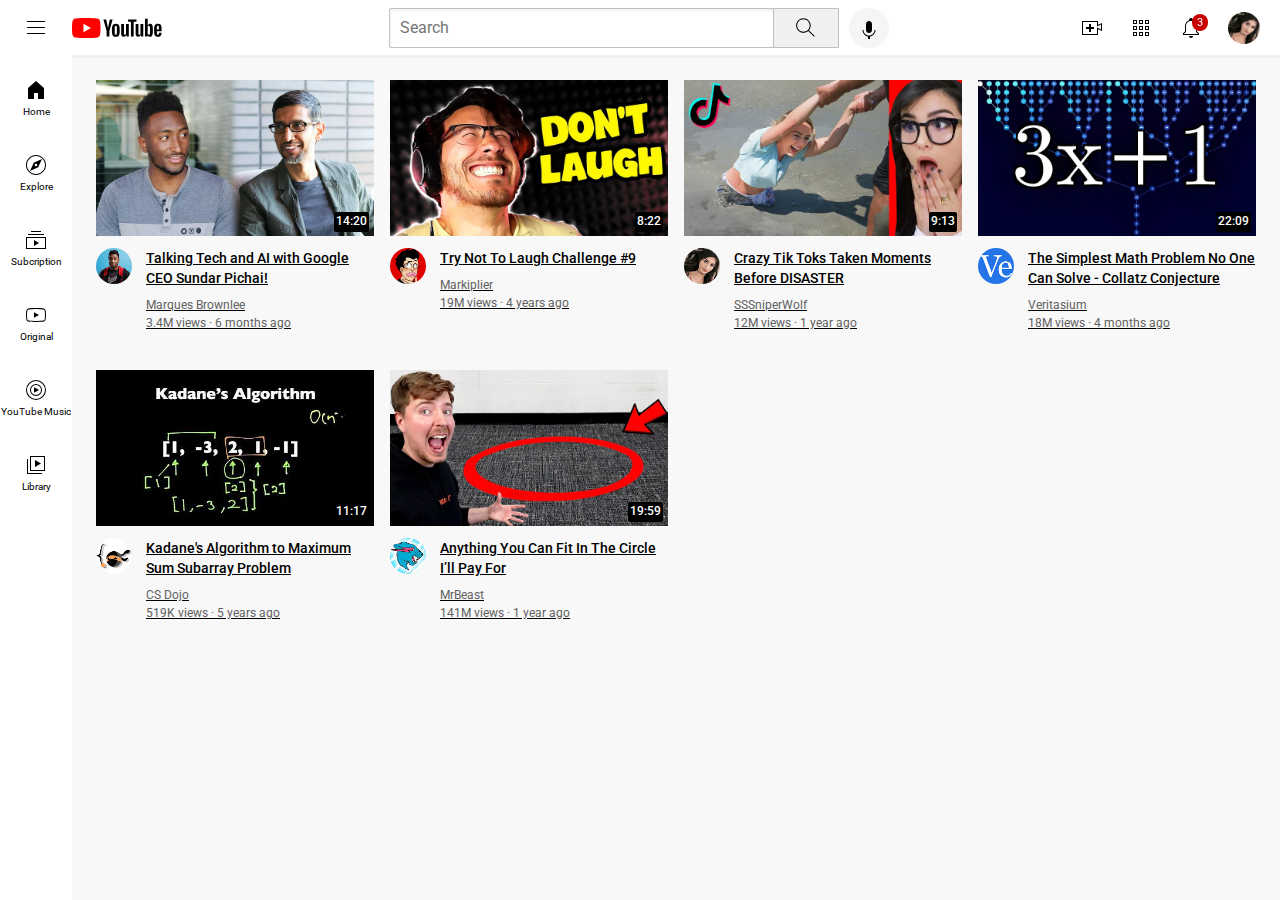
<file: index.html>
<!DOCTYPE html>
<html>
  <head>
    <title>YouTube.com Clone</title>

    <link rel="preconnect" href="https://fonts.googleapis.com">
    <link rel="preconnect" href="https://fonts.gstatic.com" crossorigin>
    <link href="https://fonts.googleapis.com/css2?family=Roboto:wght@400;500;700&display=swap" rel="stylesheet">

    <link rel="stylesheet" href="styles/general.css">
    <link rel="stylesheet" href="styles/header.css">
    <link rel="stylesheet" href="styles/video.css">
    <link rel="stylesheet" href="styles/sidebar.css">
    
    <!-- HELLO TRYING TO TYPE COMMENTS-->
  </head>
  <body>
    <div class="header">
      <div class="left-section">
        <img class="hamburger-menu" src="icons/hamburger-menu.svg">
        <img class="youtube-logo" src="icons/youtube-logo.svg">
      </div>
      <div class="middle-section">
        <input class="search-bar" type="text" placeholder="Search">
        <button class="search-button">
          <img class="search-icon" src="icons/search.svg">
          <div class="tooltip">Search</div>
        </button>
        <button class="voice-search-button">
          <img class="voice-search-icon" src="icons/voice-search-icon.svg">
          <div class="tooltip">Search wtih your voice</div>
        </button>
      </div>
      <div class="right-section">
        <div class="upload-icon-container">
          <img class="upload-icon" src="icons/upload.svg">
          <div class="tooltip">Create</div>
        </div>
        
        <img class="youtube-apps-icon" src="icons/youtube-apps.svg">
        <div class="notifications-icon-container">
          <img class="notifications-icon" src="icons/notifications.svg">
          <div class="notifications-count">3</div>
        </div> 
        <img class="current-user-picture" src="channel/channel-3.jpeg">
      </div>
    </div>

    <div class="sidebar">
      <div class="sidebar-link">
        <img src="sidebar/home.svg">
          <div>Home</div></div>
      <div class="sidebar-link">
        <img src="sidebar/explore.svg">
            <div>Explore</div></div>
      <div class="sidebar-link">
        <img src="sidebar/subscriptions.svg">
            <div>Subcription</div></div>
      <div class="sidebar-link">
          <img src="sidebar/originals.svg">
          <div>Original</div></div>
      <div class="sidebar-link">
        <img src="sidebar/youtube-music.svg">
          <div>YouTube Music</div></div>
      <div class="sidebar-link">
        <img src="sidebar/library.svg">
          <div>Library</div></div>
      </div>

    <div class="video-grid">
      <div class="video-preview">
        <div class="thumbnail-row">
          <img class="thumbnail" src="thumbnails/thumbnail-1.webp">
          <div class="video-time">14:20</div>
        </div>
        <div class="video-info-grid">
          <div class="channel-picture">
            <img class="profile-picture" src="channel/channel-1.jpeg">
          </div>
          <div class="video-info">
            <a href="https://www.youtube.com/watch?v=n2RNcPRtAiY" target="_blank" class="video-title-link"></a>
            <p class="video-title">
              Talking Tech and AI with Google CEO Sundar Pichai!
            </p>
            <p class="video-author">
              Marques Brownlee
            </p>
            <p class="video-stats">
              3.4M views &#183; 6 months ago
            </p>
          </div>
        </div>
      </div>

      <div class="video-preview">
        <div class="thumbnail-row">
          <img class="thumbnail" src="thumbnails/thumbnail-2.webp">
          <div class="video-time">8:22</div>
        </div>
        <div class="video-info-grid">
          <div class="channel-picture">
            <img class="profile-picture" src="channel/channel-2.jpeg">
            
          </div>
          <div class="video-info">
            <p class="video-title">
              Try Not To Laugh Challenge #9
            </p>
            <p class="video-author">
              Markiplier
            </p>
            <p class="video-stats">
              19M views &#183; 4 years ago
            </p>
          </div>
        </div>
      </div>

      <div class="video-preview">
        <div class="thumbnail-row">
          <img class="thumbnail" src="thumbnails/thumbnail-3.webp">
          <div class="video-time">9:13</div>
        </div>
        <div class="video-info-grid">
          <div class="channel-picture">
            <img class="profile-picture" src="channel/channel-3.jpeg">
          </div>
          <div class="video-info">
            <p class="video-title">
              Crazy Tik Toks Taken Moments Before DISASTER
            </p>
            <p class="video-author">
              SSSniperWolf
            </p>
            <p class="video-stats">
              12M views &#183; 1 year ago
            </p>
          </div>
        </div>
      </div>

      <div class="video-preview">
        <div class="thumbnail-row">
          <img class="thumbnail" src="thumbnails/thumbnail-4.webp">
          <div class="video-time">22:09</div>
        </div>
        <div class="video-info-grid">
          <div class="channel-picture">
            <img class="profile-picture" src="channel/channel-4.jpeg">
          </div>
          <div class="video-info">
            <p class="video-title">
              The Simplest Math Problem No One Can Solve - Collatz Conjecture
            </p>
            <p class="video-author">
              Veritasium
            </p>
            <p class="video-stats">
              18M views &#183; 4 months ago
            </p>
          </div>
        </div>
      </div>

      <div class="video-preview">
        <div class="thumbnail-row">
          <img class="thumbnail" src="thumbnails/thumbnail-5.webp">
          <div class="video-time">11:17</div>
        </div>
        <div class="video-info-grid">
          <div class="channel-picture">
            <img class="profile-picture" src="channel/channel-5.jpeg">
          </div>
          <div class="video-info">
            <p class="video-title">
              Kadane's Algorithm to Maximum Sum Subarray Problem
            </p>
            <p class="video-author">
              CS Dojo
            </p>
            <p class="video-stats">
              519K views &#183; 5 years ago
            </p>
          </div>
        </div>
      </div>

      <div class="video-preview">
        <div class="thumbnail-row">
          <img class="thumbnail" src="thumbnails/thumbnail-6.webp">
          <div class="video-time">19:59</div>
        </div>
        <div class="video-info-grid">
          <div class="channel-picture">
            <img class="profile-picture" src="channel/channel-6.jpeg">
          </div>
          <div class="video-info">
            <p class="video-title">
              Anything You Can Fit In The Circle I’ll Pay For
            </p>
            <p class="video-author">
              MrBeast
            </p>
            <p class="video-stats">
              141M views &#183; 1 year ago
            </p>
          </div>
        </div>
      </div>
    </div>
  </body>
</html>
</file>
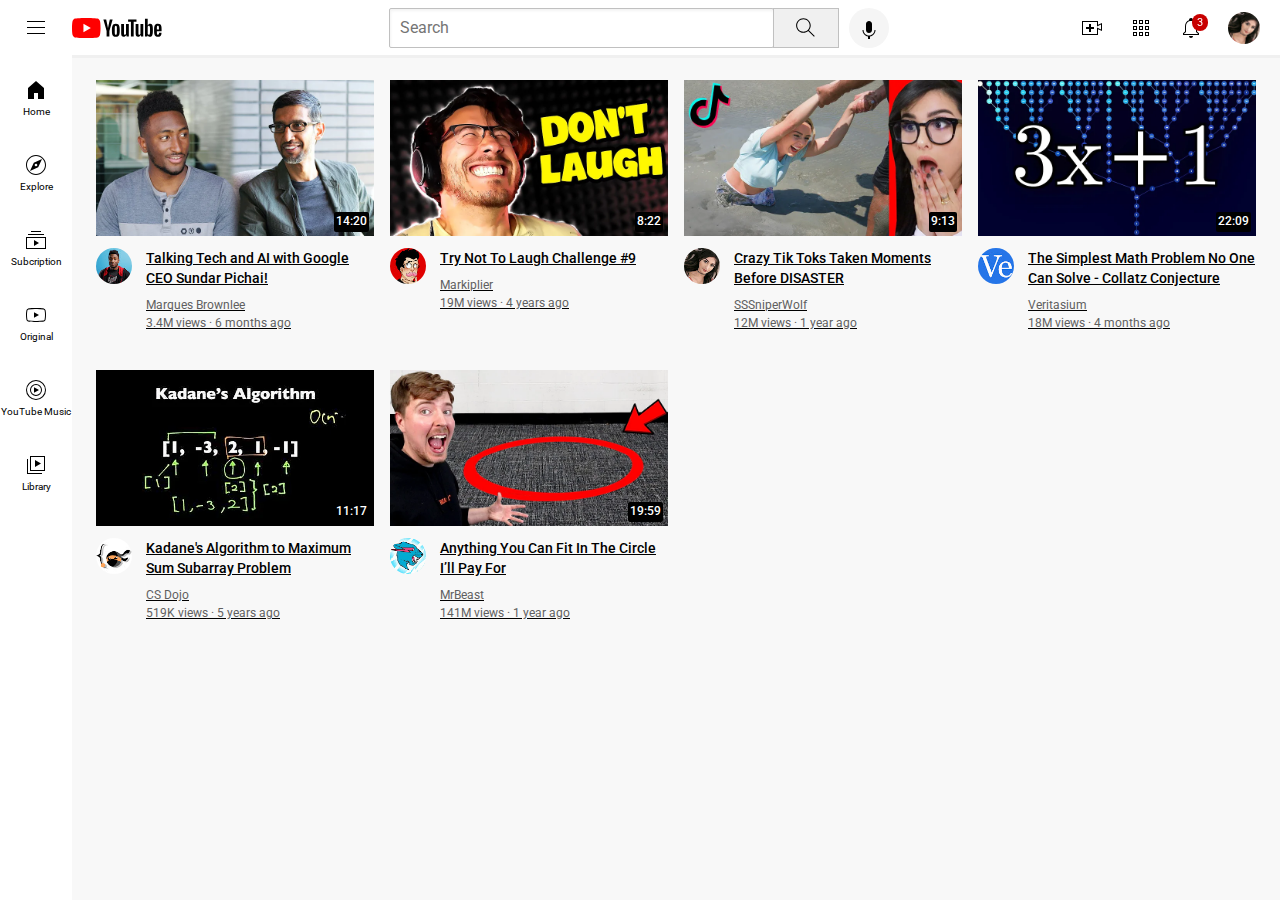
<file: youtube.html>
<!DOCTYPE html>
<html>
  <head>
    <title>YouTube.com Clone</title>

    <link rel="preconnect" href="https://fonts.googleapis.com">
    <link rel="preconnect" href="https://fonts.gstatic.com" crossorigin>
    <link href="https://fonts.googleapis.com/css2?family=Roboto:wght@400;500;700&display=swap" rel="stylesheet">

    <link rel="stylesheet" href="styles/general.css">
    <link rel="stylesheet" href="styles/header.css">
    <link rel="stylesheet" href="styles/video.css">
    <link rel="stylesheet" href="styles/sidebar.css">
    
    <!-- HELLO TRYING TO TYPE COMMENTS-->
  </head>
  <body>
    <div class="header">
      <div class="left-section">
        <img class="hamburger-menu" src="icons/hamburger-menu.svg">
        <img class="youtube-logo" src="icons/youtube-logo.svg">
      </div>
      <div class="middle-section">
        <input class="search-bar" type="text" placeholder="Search">
        <button class="search-button">
          <img class="search-icon" src="icons/search.svg">
          <div class="tooltip">Search</div>
        </button>
        <button class="voice-search-button">
          <img class="voice-search-icon" src="icons/voice-search-icon.svg">
          <div class="tooltip">Search wtih your voice</div>
        </button>
      </div>
      <div class="right-section">
        <div class="upload-icon-container">
          <img class="upload-icon" src="icons/upload.svg">
          <div class="tooltip">Create</div>
        </div>
        
        <img class="youtube-apps-icon" src="icons/youtube-apps.svg">
        <div class="notifications-icon-container">
          <img class="notifications-icon" src="icons/notifications.svg">
          <div class="notifications-count">3</div>
        </div> 
        <img class="current-user-picture" src="channel/channel-3.jpeg">
      </div>
    </div>

    <div class="sidebar">
      <div class="sidebar-link">
        <img src="sidebar/home.svg">
          <div>Home</div></div>
      <div class="sidebar-link">
        <img src="sidebar/explore.svg">
            <div>Explore</div></div>
      <div class="sidebar-link">
        <img src="sidebar/subscriptions.svg">
            <div>Subcription</div></div>
      <div class="sidebar-link">
          <img src="sidebar/originals.svg">
          <div>Original</div></div>
      <div class="sidebar-link">
        <img src="sidebar/youtube-music.svg">
          <div>YouTube Music</div></div>
      <div class="sidebar-link">
        <img src="sidebar/library.svg">
          <div>Library</div></div>
      </div>

    <div class="video-grid">
      <div class="video-preview">
        <div class="thumbnail-row">
          <img class="thumbnail" src="thumbnails/thumbnail-1.webp">
          <div class="video-time">14:20</div>
        </div>
        <div class="video-info-grid">
          <div class="channel-picture">
            <img class="profile-picture" src="channel/channel-1.jpeg">
          </div>
          <div class="video-info">
            <a href="https://www.youtube.com/watch?v=n2RNcPRtAiY" target="_blank" class="video-title-link"></a>
            <p class="video-title">
              Talking Tech and AI with Google CEO Sundar Pichai!
            </p>
            <p class="video-author">
              Marques Brownlee
            </p>
            <p class="video-stats">
              3.4M views &#183; 6 months ago
            </p>
          </div>
        </div>
      </div>

      <div class="video-preview">
        <div class="thumbnail-row">
          <img class="thumbnail" src="thumbnails/thumbnail-2.webp">
          <div class="video-time">8:22</div>
        </div>
        <div class="video-info-grid">
          <div class="channel-picture">
            <img class="profile-picture" src="channel/channel-2.jpeg">
            
          </div>
          <div class="video-info">
            <p class="video-title">
              Try Not To Laugh Challenge #9
            </p>
            <p class="video-author">
              Markiplier
            </p>
            <p class="video-stats">
              19M views &#183; 4 years ago
            </p>
          </div>
        </div>
      </div>

      <div class="video-preview">
        <div class="thumbnail-row">
          <img class="thumbnail" src="thumbnails/thumbnail-3.webp">
          <div class="video-time">9:13</div>
        </div>
        <div class="video-info-grid">
          <div class="channel-picture">
            <img class="profile-picture" src="channel/channel-3.jpeg">
          </div>
          <div class="video-info">
            <p class="video-title">
              Crazy Tik Toks Taken Moments Before DISASTER
            </p>
            <p class="video-author">
              SSSniperWolf
            </p>
            <p class="video-stats">
              12M views &#183; 1 year ago
            </p>
          </div>
        </div>
      </div>

      <div class="video-preview">
        <div class="thumbnail-row">
          <img class="thumbnail" src="thumbnails/thumbnail-4.webp">
          <div class="video-time">22:09</div>
        </div>
        <div class="video-info-grid">
          <div class="channel-picture">
            <img class="profile-picture" src="channel/channel-4.jpeg">
          </div>
          <div class="video-info">
            <p class="video-title">
              The Simplest Math Problem No One Can Solve - Collatz Conjecture
            </p>
            <p class="video-author">
              Veritasium
            </p>
            <p class="video-stats">
              18M views &#183; 4 months ago
            </p>
          </div>
        </div>
      </div>

      <div class="video-preview">
        <div class="thumbnail-row">
          <img class="thumbnail" src="thumbnails/thumbnail-5.webp">
          <div class="video-time">11:17</div>
        </div>
        <div class="video-info-grid">
          <div class="channel-picture">
            <img class="profile-picture" src="channel/channel-5.jpeg">
          </div>
          <div class="video-info">
            <p class="video-title">
              Kadane's Algorithm to Maximum Sum Subarray Problem
            </p>
            <p class="video-author">
              CS Dojo
            </p>
            <p class="video-stats">
              519K views &#183; 5 years ago
            </p>
          </div>
        </div>
      </div>

      <div class="video-preview">
        <div class="thumbnail-row">
          <img class="thumbnail" src="thumbnails/thumbnail-6.webp">
          <div class="video-time">19:59</div>
        </div>
        <div class="video-info-grid">
          <div class="channel-picture">
            <img class="profile-picture" src="channel/channel-6.jpeg">
          </div>
          <div class="video-info">
            <p class="video-title">
              Anything You Can Fit In The Circle I’ll Pay For
            </p>
            <p class="video-author">
              MrBeast
            </p>
            <p class="video-stats">
              141M views &#183; 1 year ago
            </p>
          </div>
        </div>
      </div>
    </div>
  </body>
</html>
</file>
<file: styles/general.css>
p {
    font-family: Roboto, Arial;
    margin-top: 0;
    margin-bottom: 0;
  }
  
  body {
    margin: 0;
    padding-top: 80px;
    padding-left: 96px;
    padding-right: 24px;
    background-color: rgb(248, 248, 248);
  }

  .video-time {
    background-color: black;
    color: white;
  }
</file>
<file: styles/header.css>
.header {
    height: 55px;
  
    display: flex;
    flex-direction: row;
    justify-content: space-between;

    position: fixed;
    top: 0;
    left: 0;
    right: 0;
    z-index: 100;

    background-color: white;
    border-bottom-left-radius: 1px;
    border-bottom-style: solid;
    border-bottom-color: rgb(240, 240, 240);
  }
  
  .left-section {
    display: flex;
    align-items: center;
  }
  
  .hamburger-menu {
    height: 24px;
    margin-left: 24px;
    margin-right: 24px;
  }
  
  .youtube-logo {
    height: 20px;
  }
  
  .middle-section {
    flex: 1;
    margin-left: 70px;
    margin-right: 35px;
    max-width: 500px;
    display: flex;
    align-items: center;
  }
  
  .search-bar {
    flex: 1;
    height: 36px;
    padding-left: 10px;
    font-size: 16px;
    border-width: 1px;
    border-style: solid;
    border-color: rgb(192, 192, 192);
    /* border: 1px solid rgb(192, 192, 192); */
    border-radius: 2px;
    box-shadow: inset 1px 2px 3px rgba(0, 0, 0, 0.05);
    width: 0;
  }
  
  .search-bar::placeholder {
    font-family: Roboto, Arial;
    font-size: 16px;
  }
  
  .search-button {
    height: 40px;
    width: 66px;
    background-color: rgb(240, 240, 240);
    border-width: 1px;
    border-style: solid;
    border-color: rgb(192, 192, 192);
    margin-left: -1px;
    margin-right: 10px;

    position: relative;

  }

  .search-button,
  .voice-search-button,
  .upload-icon-container,
  .youtube-apps-icon-container,
  .notifications-icon-container {
    position: relative;
    display: flex;
    align-items: center;
   justify-content: center;


  }

  .search-button .tooltip,
  .voice-search-button .tooltip,
  .upload-icon-container .tooltip,
  .youtube-apps-icon-container .tooltip,
.notifications-icon-container .tooltip {
    font-family: Roboto, Arial;
    position: absolute;
    background-color: gray;
    color: white;
    padding-top: 4px;
    padding-bottom: 4px;
    padding-left: 8px;
    padding-right: 8px;
    border-radius: 2px;
    font-size: 12px;
    bottom: -30px;
    opacity: 0;
    transition: opacity 0.15s;
    pointer-events: none;
    white-space: nowarp;
  }

  .search-button:hover .tooltip,
  .voice-search-button:hover .tooltip,
  .upload-icon-container:hover .tooltip,
  .youtube-apps-icon-container .tooltip,
  .notifications-icon-container .tooltip {
    opacity: 1;
  }
  
  .search-icon {
    height: 25px;
    /* margin-top: 4px; */
  }
  
  .voice-search-button {
    height: 40px;
    width: 40px;
    border-radius: 20px;
    border: none;
    background-color: rgb(245, 245, 245);
  }
  
  .voice-search-icon {
    height: 24px;
    margin-top: 4px;
  }
  
  .right-section {
    width: 180px;
    margin-right: 20px;
    display: flex;
    align-items: center;
    justify-content: space-between;
    flex-shrink: 0;
  }
  
  .upload-icon {
    height: 24px;
  }
  
  .youtube-apps-icon {
    height: 24px;
  }
  
  .notifications-icon {
    height: 24px;
  }

  .notifications-icon-container {
    position: relative;

  }

  .notifications-count {
    position: absolute;
    top: -2px;
    right: -5px;
    background-color: rgb(200, 0, 0);
    color: white;
    font-family: Roboto, Arial;
    font-size: 11px;
    padding-left: 5px;
    padding-right: 5px;
    padding-top: 2px;
    padding-bottom: 2px;
    border-radius: 10px;
  }
  
  .current-user-picture {
    height: 32px;
    border-radius: 16px;
  }
</file>
<file: styles/video.css>
.thumbnail {
    width: 100%;
  }
  
  .video-title {
    margin-top: 0;
    font-size: 14px;
    font-weight: 500;
    line-height: 20px;
    margin-bottom: 10px;
  }
  
  .video-info-grid {
    display: grid;
    grid-template-columns: 50px 1fr;
  }
  
  .profile-picture {
    width: 36px;
    border-radius: 50px;
  }
  
  .thumbnail-row {
    margin-bottom: 8px;
    position: relative;
  }
  
  .video-author,
  .video-stats {
    font-size: 12px;
    color: rgb(96, 96, 96);
  }
  
  .video-author {
    margin-bottom: 4px;
  }
  
  .video-grid {
    display: grid;
    grid-template-columns: 1fr 1fr 1fr;
    column-gap: 16px;
    row-gap: 40px;
    text-decoration: underline;
    /* border: 2px solid red; */
  }

  @media (max-width: 750px) {
    .video-grid {
      grid-template-columns: 1fr 1fr;
    }
  }

  @media (min-width: 751) and (max-width: 999px) {
    .video-grid {
      grid-template-columns: 1fr 1fr 1fr;
  }
}

  @media (min-width: 1000px) {
    .video-grid {
      grid-template-columns: 1fr 1fr 1fr 1fr;
    }
  }

  .video-time {
    font-family: Roboto, Arial;
    font-size: 12px;
    font-weight: 500;
    padding-left: 2px;
    padding-right: 2px;
    padding-top: 2px;
    padding-bottom: 4px;
    /* padding: 2px 4px 2px 2px; */
    border-radius: 2px;
    background-color: black;
    color: white;
    position:absolute;
    bottom: 8px;
    right: 5px;

  }
</file>
<file: styles/sidebar.css>
.sidebar {
    position: fixed;
    left: 0;
    bottom: 0;
    top: 55px;
    background-color: white;
    width: 72px;
    z-index: 200;
    padding-top: 5px;
}

.sidebar-link {
    height: 74px;
    margin-bottom: 1px;
    display: flex;
    justify-content: center;
    align-items: center;
    flex-direction: column;
    cursor: pointer;
}

.video-title-link {
    text-decoration: none;
    color: black;
  }

.sidebar-link:hover {
    background-color: lightgray;
}

.sidebar-link img {
    height: 24px;
    margin-bottom: 4px;
}

.sidebar-link div {
    font-family: Roboto, Arial;
    font-size: 10px;
}
</file>
